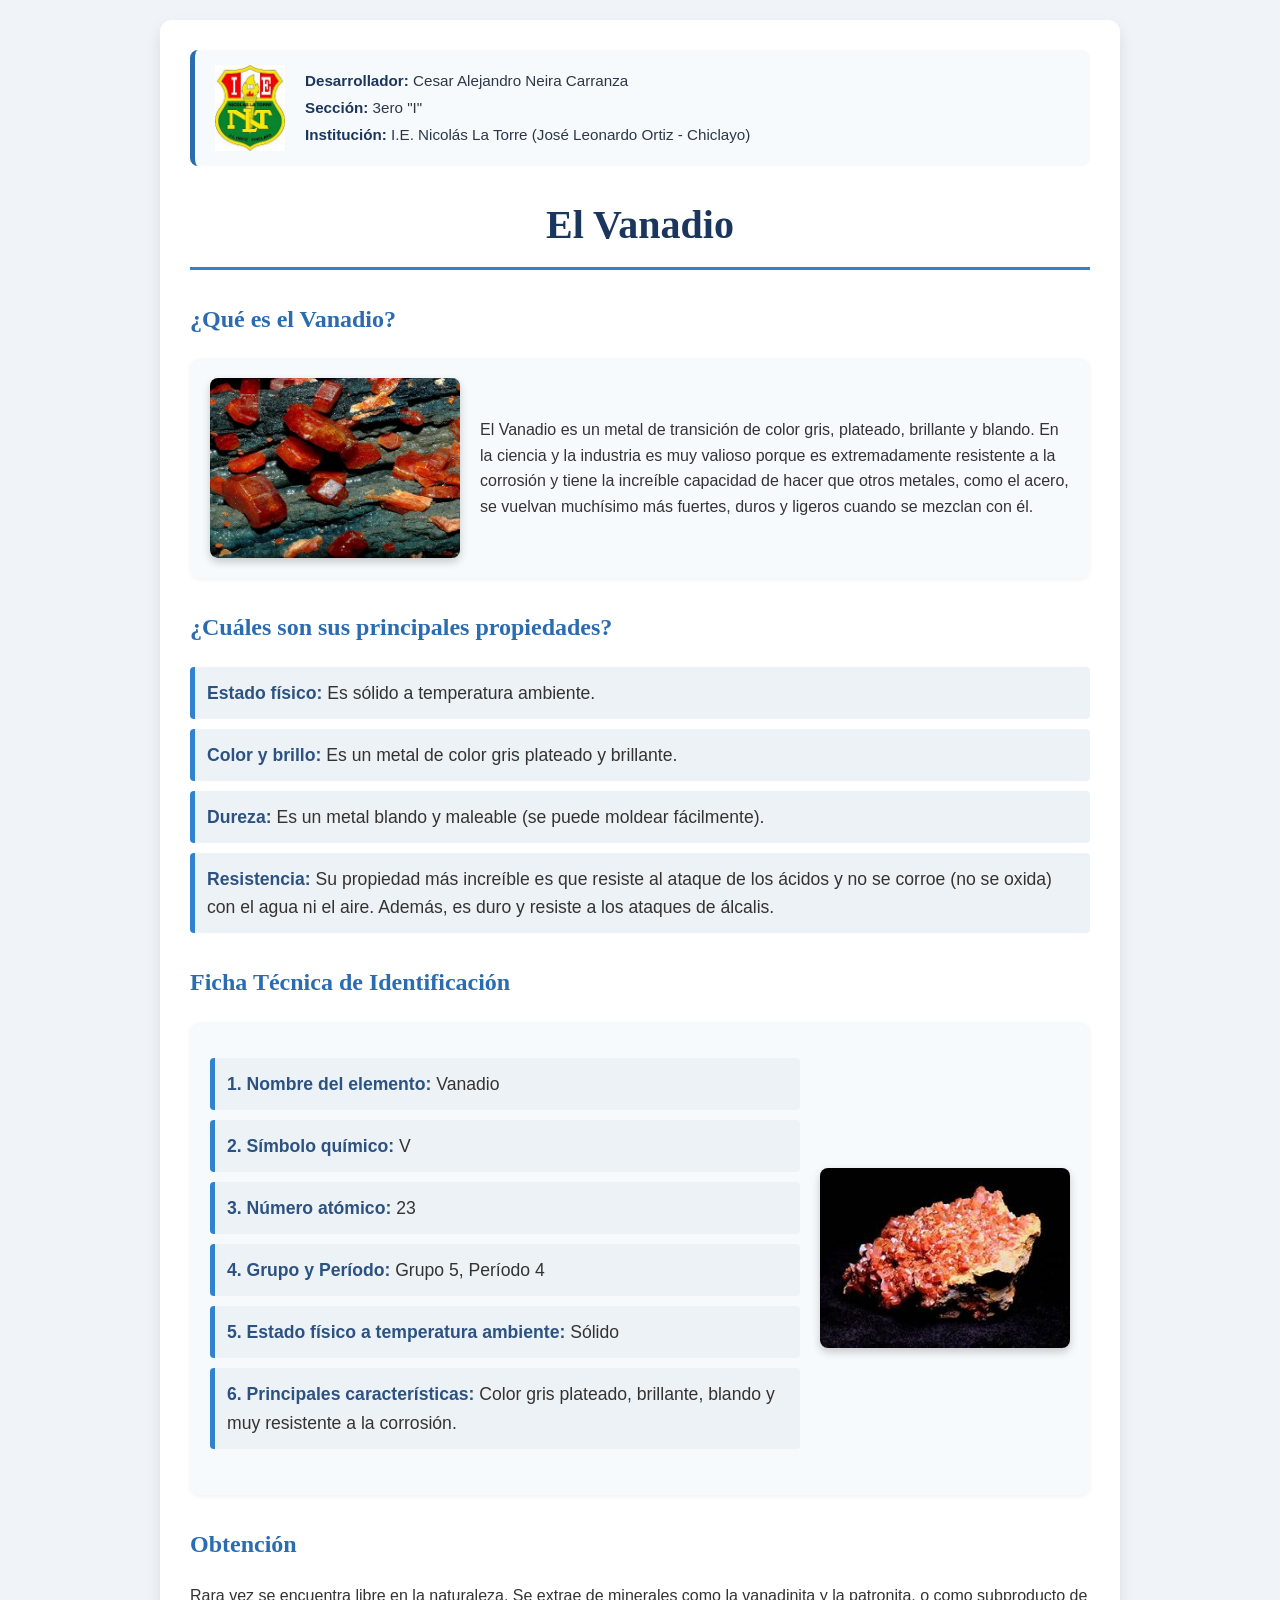
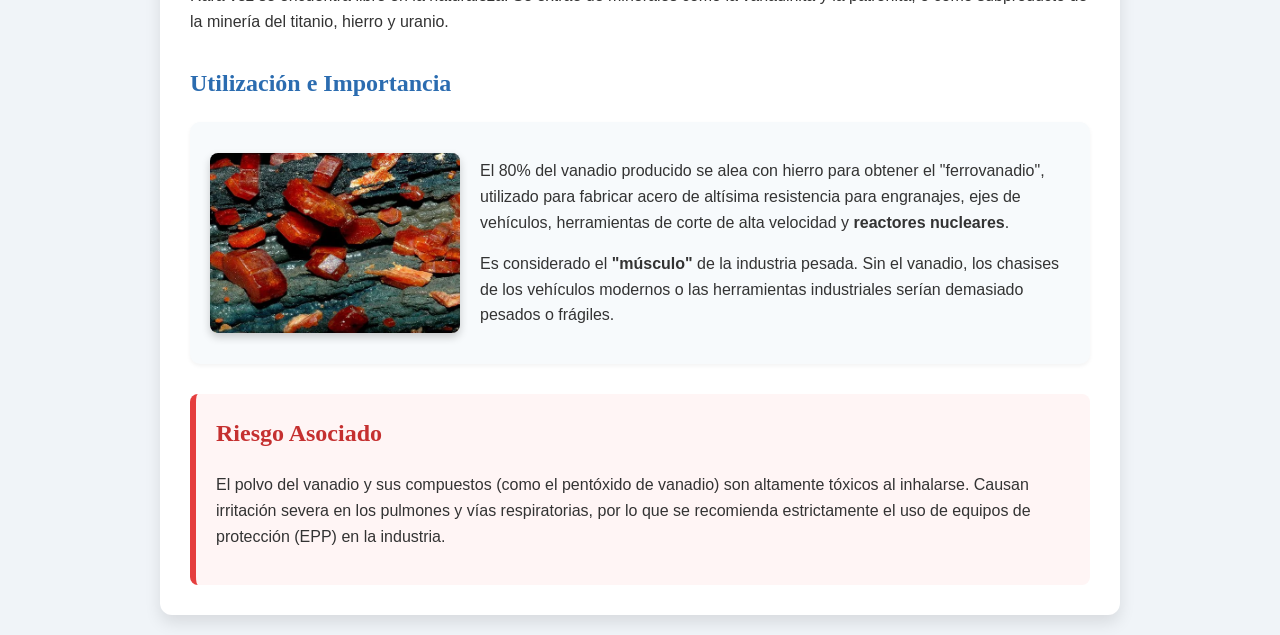
<file: index.html>
<!DOCTYPE html>
<html lang="es">
<head>
    <meta charset="UTF-8">
    <meta name="viewport" content="width=device-width, initial-scale=1.0">
    <title>El Vanadio</title>
    <link rel="stylesheet" href="vanadio.css">
</head>
<body>

<div class="contenedor">

    <!-- CABECERA DEL AUTOR Y COLEGIO -->
    <div class="cabecera-colegio">
        <!-- Reemplaza 'logo_colegio.png' por el nombre de tu archivo de imagen -->
        <img src="nicolas la torre.jpg" alt="Logo Nicolás La Torre" class="logo-colegio">
        
        <div class="datos-creador">
            <p><strong>Desarrollador:</strong> Cesar Alejandro Neira Carranza</p>
            <p><strong>Sección:</strong> 3ero "I"</p>
            <p><strong>Institución:</strong> I.E. Nicolás La Torre (José Leonardo Ortiz - Chiclayo)</p>
        </div>
    </div>

    <h1>El Vanadio</h1>
    
    <h2>¿Qué es el Vanadio?</h2>
    <div class="seccion-bacan">
        <img src="Vanadio.jpg" alt="Imagen de vanadio" class="img-recortada">
        <p>El Vanadio es un metal de transición de color gris, plateado, brillante y blando. En la ciencia y la industria es muy valioso porque es extremadamente resistente a la corrosión y tiene la increíble capacidad de hacer que otros metales, como el acero, se vuelvan muchísimo más fuertes, duros y ligeros cuando se mezclan con él.</p>
    </div>

    <h2>¿Cuáles son sus principales propiedades?</h2>
    <ul class="ficha-tecnica">
        <li><strong>Estado físico:</strong> Es sólido a temperatura ambiente.</li>
        <li><strong>Color y brillo:</strong> Es un metal de color gris plateado y brillante.</li>
        <li><strong>Dureza:</strong> Es un metal blando y maleable (se puede moldear fácilmente).</li>
        <li><strong>Resistencia:</strong> Su propiedad más increíble es que resiste al ataque de los ácidos y no se corroe (no se oxida) con el agua ni el aire. Además, es duro y resiste a los ataques de álcalis.</li>
    </ul>

    <h2>Ficha Técnica de Identificación</h2>
    <div class="seccion-bacan invertido">
        <img src="holavanadio.jpg" alt="Nombre Vanadio" class="img-recortada">
        <ul class="ficha-tecnica" style="flex-grow: 1;">
            <li><strong>1. Nombre del elemento:</strong> Vanadio</li>
            <li><strong>2. Símbolo químico:</strong> V</li>
            <li><strong>3. Número atómico:</strong> 23</li>
            <li><strong>4. Grupo y Período:</strong> Grupo 5, Período 4</li>
            <li><strong>5. Estado físico a temperatura ambiente:</strong> Sólido</li>
            <li><strong>6. Principales características:</strong> Color gris plateado, brillante, blando y muy resistente a la corrosión.</li>
        </ul>
    </div>

    <h2>Obtención</h2>
    <p>Rara vez se encuentra libre en la naturaleza. Se extrae de minerales como la vanadinita y la patronita, o como subproducto de la minería del titanio, hierro y uranio.</p>

    <h2>Utilización e Importancia</h2>
    <div class="seccion-bacan">
        <img src="Vanadio.jpg" alt="Utilización de Vanadio" class="img-recortada">
        <div>
            <p>El 80% del vanadio producido se alea con hierro para obtener el "ferrovanadio", utilizado para fabricar acero de altísima resistencia para engranajes, ejes de vehículos, herramientas de corte de alta velocidad y <strong>reactores nucleares</strong>.</p>
            <p>Es considerado el <strong>"músculo"</strong> de la industria pesada. Sin el vanadio, los chasises de los vehículos modernos o las herramientas industriales serían demasiado pesados o frágiles.</p>
        </div>
    </div>
       
    <div class="alerta">
        <h2>Riesgo Asociado</h2>
        <p>El polvo del vanadio y sus compuestos (como el pentóxido de vanadio) son altamente tóxicos al inhalarse. Causan irritación severa en los pulmones y vías respiratorias, por lo que se recomienda estrictamente el uso de equipos de protección (EPP) en la industria.</p>
    </div>
</div>

</body>
</html>
</file>
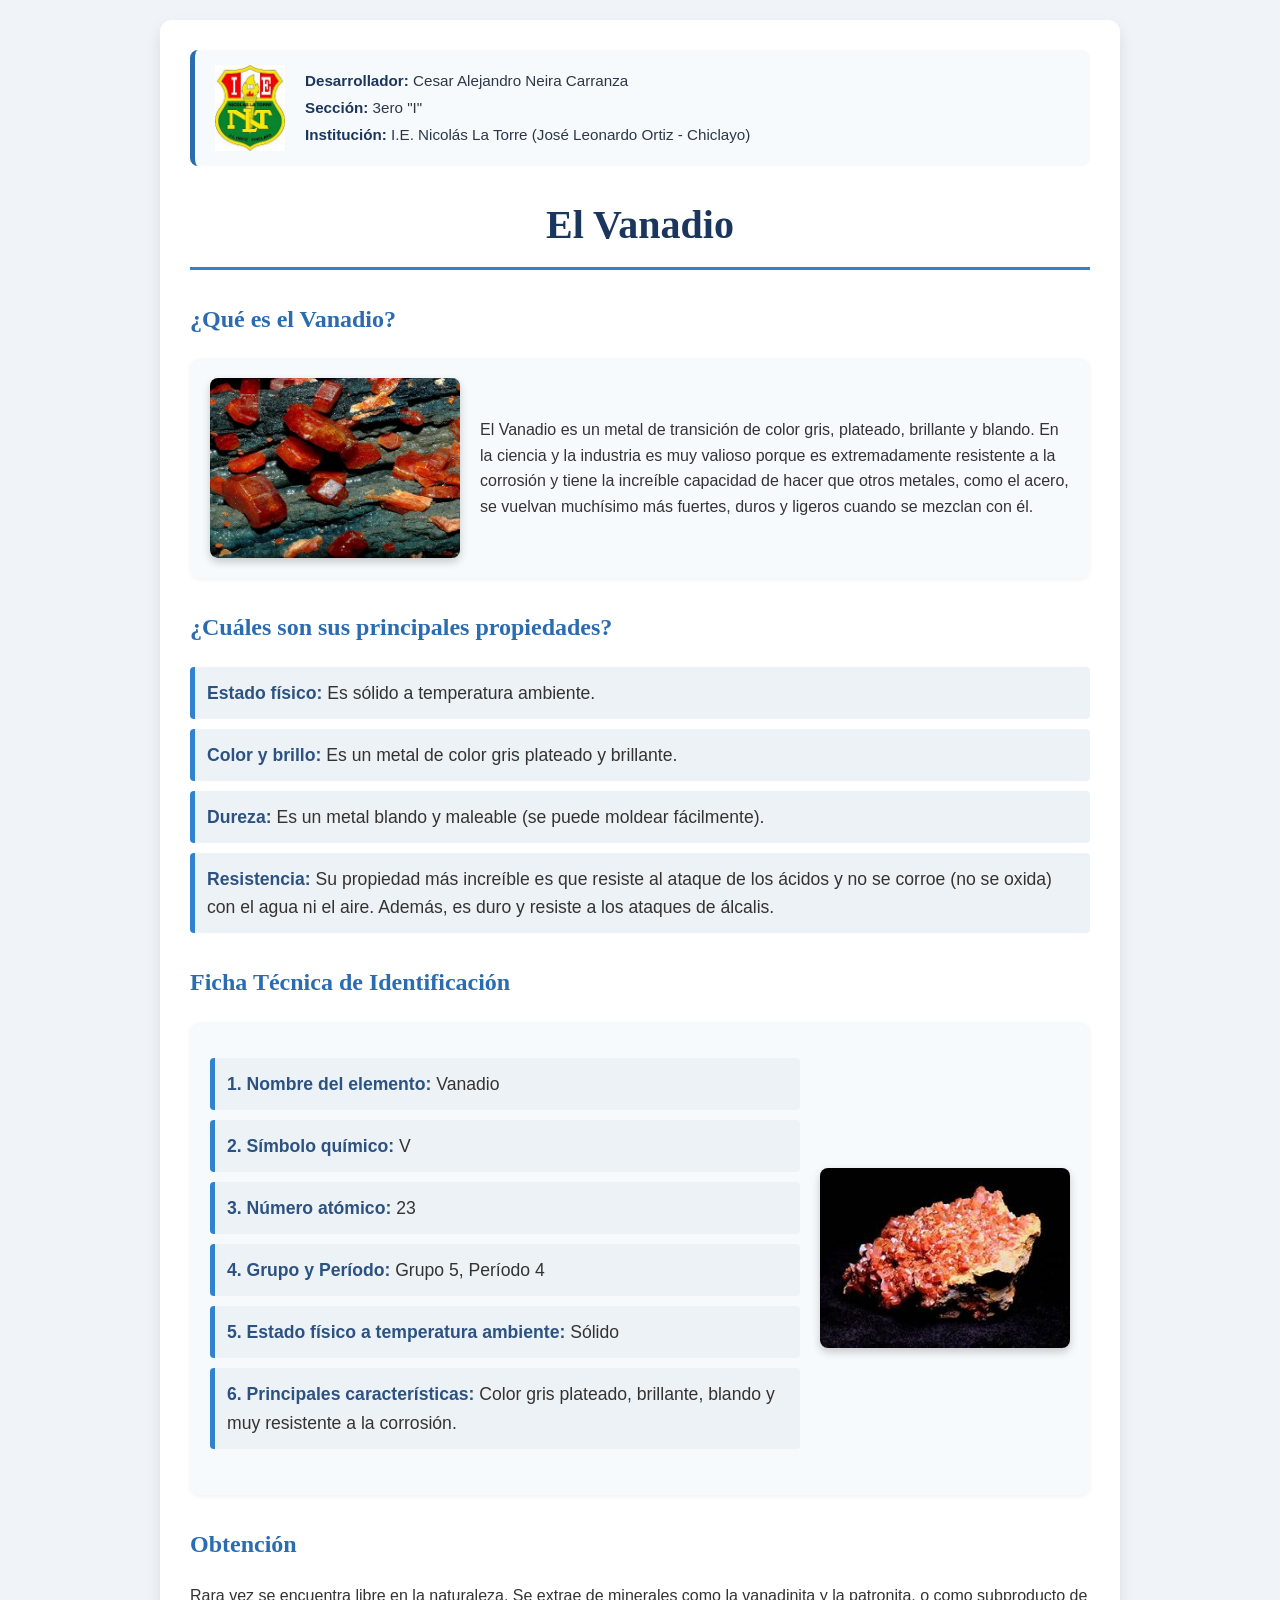
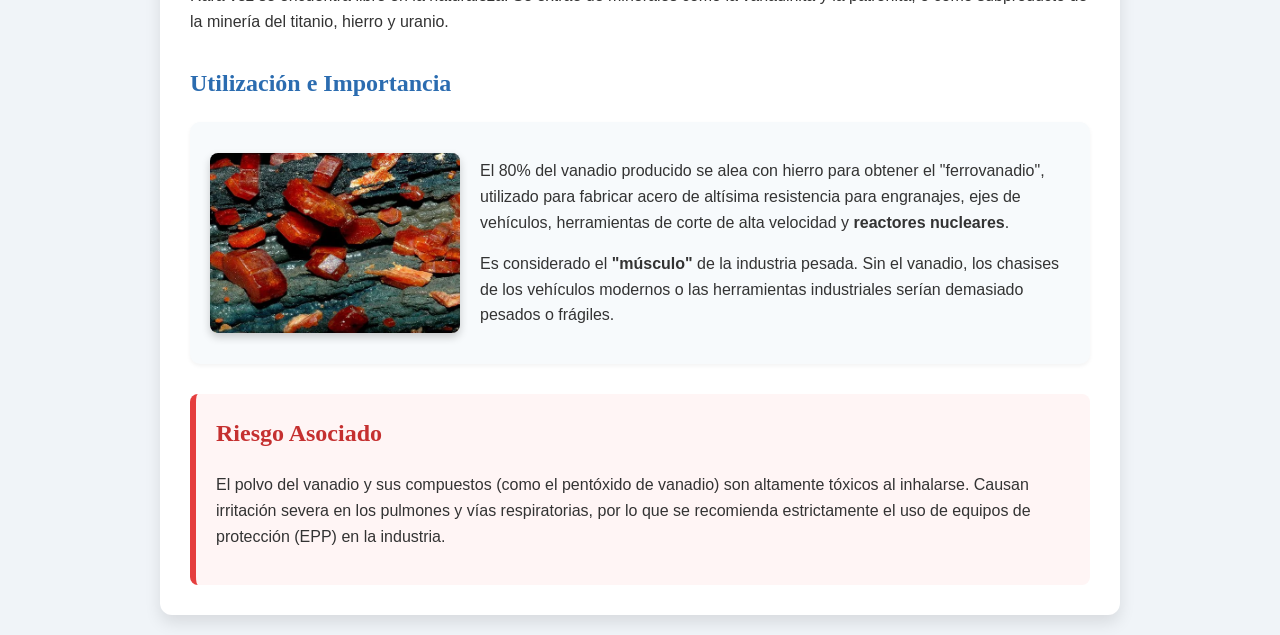
<file: Vanadio.html>
<!DOCTYPE html>
<html lang="es">
<head>
    <meta charset="UTF-8">
    <meta name="viewport" content="width=device-width, initial-scale=1.0">
    <title>El Vanadio</title>
    <link rel="stylesheet" href="vanadio.css">
</head>
<body>

<div class="contenedor">

    <!-- CABECERA DEL AUTOR Y COLEGIO -->
    <div class="cabecera-colegio">
        <!-- Reemplaza 'logo_colegio.png' por el nombre de tu archivo de imagen -->
        <img src="nicolas la torre.jpg" alt="Logo Nicolás La Torre" class="logo-colegio">
        
        <div class="datos-creador">
            <p><strong>Desarrollador:</strong> Cesar Alejandro Neira Carranza</p>
            <p><strong>Sección:</strong> 3ero "I"</p>
            <p><strong>Institución:</strong> I.E. Nicolás La Torre (José Leonardo Ortiz - Chiclayo)</p>
        </div>
    </div>

    <h1>El Vanadio</h1>
    
    <h2>¿Qué es el Vanadio?</h2>
    <div class="seccion-bacan">
        <img src="Vanadio.jpg" alt="Imagen de vanadio" class="img-recortada">
        <p>El Vanadio es un metal de transición de color gris, plateado, brillante y blando. En la ciencia y la industria es muy valioso porque es extremadamente resistente a la corrosión y tiene la increíble capacidad de hacer que otros metales, como el acero, se vuelvan muchísimo más fuertes, duros y ligeros cuando se mezclan con él.</p>
    </div>

    <h2>¿Cuáles son sus principales propiedades?</h2>
    <ul class="ficha-tecnica">
        <li><strong>Estado físico:</strong> Es sólido a temperatura ambiente.</li>
        <li><strong>Color y brillo:</strong> Es un metal de color gris plateado y brillante.</li>
        <li><strong>Dureza:</strong> Es un metal blando y maleable (se puede moldear fácilmente).</li>
        <li><strong>Resistencia:</strong> Su propiedad más increíble es que resiste al ataque de los ácidos y no se corroe (no se oxida) con el agua ni el aire. Además, es duro y resiste a los ataques de álcalis.</li>
    </ul>

    <h2>Ficha Técnica de Identificación</h2>
    <div class="seccion-bacan invertido">
        <img src="holavanadio.jpg" alt="Nombre Vanadio" class="img-recortada">
        <ul class="ficha-tecnica" style="flex-grow: 1;">
            <li><strong>1. Nombre del elemento:</strong> Vanadio</li>
            <li><strong>2. Símbolo químico:</strong> V</li>
            <li><strong>3. Número atómico:</strong> 23</li>
            <li><strong>4. Grupo y Período:</strong> Grupo 5, Período 4</li>
            <li><strong>5. Estado físico a temperatura ambiente:</strong> Sólido</li>
            <li><strong>6. Principales características:</strong> Color gris plateado, brillante, blando y muy resistente a la corrosión.</li>
        </ul>
    </div>

    <h2>Obtención</h2>
    <p>Rara vez se encuentra libre en la naturaleza. Se extrae de minerales como la vanadinita y la patronita, o como subproducto de la minería del titanio, hierro y uranio.</p>

    <h2>Utilización e Importancia</h2>
    <div class="seccion-bacan">
        <img src="Vanadio.jpg" alt="Utilización de Vanadio" class="img-recortada">
        <div>
            <p>El 80% del vanadio producido se alea con hierro para obtener el "ferrovanadio", utilizado para fabricar acero de altísima resistencia para engranajes, ejes de vehículos, herramientas de corte de alta velocidad y <strong>reactores nucleares</strong>.</p>
            <p>Es considerado el <strong>"músculo"</strong> de la industria pesada. Sin el vanadio, los chasises de los vehículos modernos o las herramientas industriales serían demasiado pesados o frágiles.</p>
        </div>
    </div>
       
    <div class="alerta">
        <h2>Riesgo Asociado</h2>
        <p>El polvo del vanadio y sus compuestos (como el pentóxido de vanadio) son altamente tóxicos al inhalarse. Causan irritación severa en los pulmones y vías respiratorias, por lo que se recomienda estrictamente el uso de equipos de protección (EPP) en la industria.</p>
    </div>
</div>

</body>
</html>
</file>
<file: vanadio.css>
body {
    font-family: 'Segoe UI', Tahoma, Geneva, Verdana, sans-serif;
    background-color: #f0f4f8;
    color: #333;
    margin: 0;
    padding: 20px;
    line-height: 1.6;
}

.contenedor {
    max-width: 900px;
    margin: 0 auto;
    background-color: #ffffff;
    padding: 30px;
    border-radius: 12px;
    box-shadow: 0 8px 16px rgba(0,0,0,0.1);
}

/* ESTILOS DE LA CABECERA DEL AUTOR Y COLEGIO */
.cabecera-colegio {
    display: flex;
    align-items: center;
    gap: 20px;
    background-color: #f7fafc;
    padding: 15px 20px;
    border-radius: 8px;
    border-left: 5px solid #2b6cb0;
    margin-bottom: 25px;
}

.logo-colegio {
    width: 70px;
    height: auto;
    object-fit: contain;
}

.datos-creador p {
    margin: 3px 0;
    font-size: 0.95em;
    color: #2d3748;
}

.datos-creador strong {
    color: #1a365d;
}

h1 {
    font-family: 'Georgia', serif;
    color: #1a365d;
    text-align: center;
    font-size: 2.5em;
    border-bottom: 3px solid #3182ce;
    padding-bottom: 10px;
    margin-bottom: 30px;
}

h2 {
    font-family: 'Georgia', serif;
    color: #2b6cb0;
    margin-top: 30px;
}

.seccion-bacan {
    display: flex;
    align-items: center;
    gap: 20px;
    background: #f7fafc;
    padding: 20px;
    border-radius: 10px;
    margin-bottom: 20px;
    box-shadow: 0 2px 4px rgba(0,0,0,0.05);
}

.invertido {
    flex-direction: row-reverse;
}

.img-recortada {
    width: 250px;
    height: 180px;
    object-fit: cover;
    border-radius: 8px;
    box-shadow: 0 4px 8px rgba(0,0,0,0.2);
    flex-shrink: 0;
}

ul {
    list-style-type: none;
    padding: 0;
}

.ficha-tecnica li {
    background: #edf2f7;
    margin-bottom: 10px;
    padding: 12px;
    border-left: 5px solid #3182ce;
    border-radius: 4px;
    font-size: 1.1em;
}

.ficha-tecnica li strong {
    color: #2c5282;
}

.alerta {
    background-color: #fff5f5;
    border-left: 6px solid #e53e3e;
    padding: 20px;
    border-radius: 8px;
    margin-top: 30px;
}

.alerta h2 {
    color: #c53030;
    margin-top: 0;
}

/* ADAPTACIÓN AUTOMÁTICA PARA CELULARES */
@media (max-width: 768px) {
    .cabecera-colegio {
        flex-direction: column;
        text-align: center;
    }

    .seccion-bacan, .invertido {
        flex-direction: column;
        text-align: center;
    }
    
    .img-recortada {
        width: 100%;
        height: 250px;
        margin-bottom: 10px;
    }
    
    .contenedor {
        padding: 15px;
    }
    
    h1 {
        font-size: 2em;
    }
}
</file>
